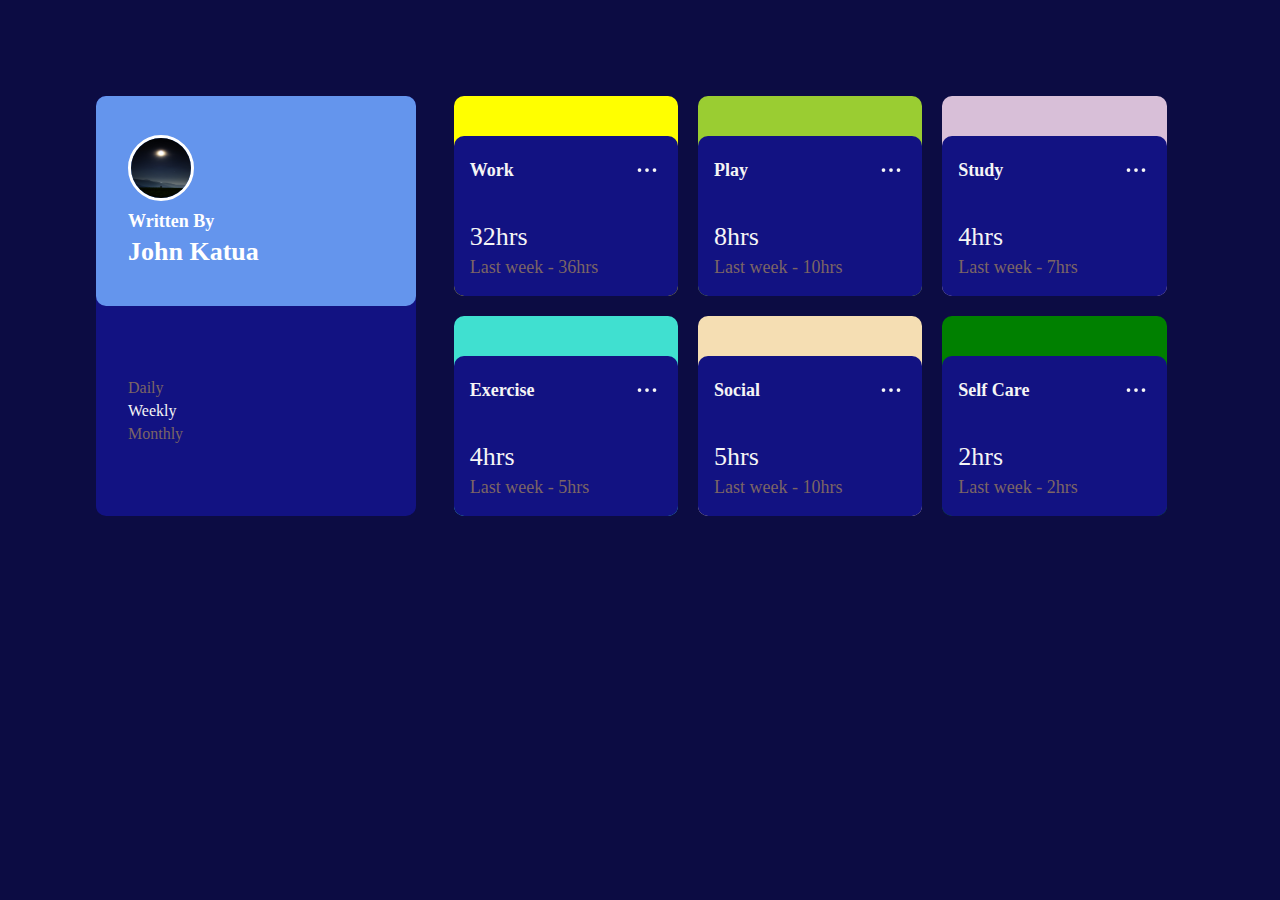
<file: task1/index.html>
<!DOCTYPE html>
<html lang="en">
<head>
  <meta charset="UTF-8">
  <meta http-equiv="X-UA-Compatible" content="IE=edge">
  <meta name="viewport" content="width=device-width, initial-scale=1.0">
  <link rel="stylesheet" href="styles.css">
  <title>Task 1</title>
</head>
<body>
  <div class="container">
    <div class="profile">
      <div class="profile--details">
        <div class="profile--image">
          <img src="./images/pexels-pixabay-33696.jpg" alt="" style="width: 100%;">
        </div>
        <div class="profile--description">
          <span>Written By</span>
          <span>John Katua</span>
        </div>
      </div>
      <div class="profile--links">
        <ul>
          <li>Daily</li>
          <li>Weekly</li>
          <li>Monthly</li>
        </ul>
      </div>
      <div></div>
    </div>
    <div class="content">
      <div class="box1 item">
        <div class="box--top"></div>
        <div class="box--bottom">
          <div class="box--title">
            <span>Work</span>
            <span>
              <svg xmlns="http://www.w3.org/2000/svg" fill="none" viewBox="0 0 24 24" stroke-width="1.5" stroke="currentColor" class="w-6 h-6">
                <path stroke-linecap="round" stroke-linejoin="round" d="M6.75 12a.75.75 0 11-1.5 0 .75.75 0 011.5 0zM12.75 12a.75.75 0 11-1.5 0 .75.75 0 011.5 0zM18.75 12a.75.75 0 11-1.5 0 .75.75 0 011.5 0z" />
              </svg>
            </span>
          </div>
          <div class="box--description">
            <span>32hrs</span>
            <span>Last week - 36hrs</span>
          </div>
        </div>
      </div>
      <div class="box2 item">
        <div class="box--top"></div>
        <div class="box--bottom">
          <div class="box--title">
            <span>Play</span>
            <span>
              <svg xmlns="http://www.w3.org/2000/svg" fill="none" viewBox="0 0 24 24" stroke-width="1.5" stroke="currentColor" class="w-6 h-6">
                <path stroke-linecap="round" stroke-linejoin="round" d="M6.75 12a.75.75 0 11-1.5 0 .75.75 0 011.5 0zM12.75 12a.75.75 0 11-1.5 0 .75.75 0 011.5 0zM18.75 12a.75.75 0 11-1.5 0 .75.75 0 011.5 0z" />
              </svg>
            </span>
          </div>
          <div class="box--description">
            <span>8hrs</span>
            <span>Last week - 10hrs</span>
          </div>
        </div>
      </div>
      <div class="box3 item">
        <div class="box--top"></div>
        <div class="box--bottom">
          <div class="box--title">
            <span>Study</span>
            <span>
              <svg xmlns="http://www.w3.org/2000/svg" fill="none" viewBox="0 0 24 24" stroke-width="1.5" stroke="currentColor" class="w-6 h-6">
                <path stroke-linecap="round" stroke-linejoin="round" d="M6.75 12a.75.75 0 11-1.5 0 .75.75 0 011.5 0zM12.75 12a.75.75 0 11-1.5 0 .75.75 0 011.5 0zM18.75 12a.75.75 0 11-1.5 0 .75.75 0 011.5 0z" />
              </svg>
            </span>
          </div>
          <div class="box--description">
            <span>4hrs</span>
            <span>Last week - 7hrs</span>
          </div>
        </div>
      </div>
      <div class="box4 item">
        <div class="box--top"></div>
        <div class="box--bottom">
          <div class="box--title">
            <span>Exercise</span>
            <span>
              <svg xmlns="http://www.w3.org/2000/svg" fill="none" viewBox="0 0 24 24" stroke-width="1.5" stroke="currentColor" class="w-6 h-6">
                <path stroke-linecap="round" stroke-linejoin="round" d="M6.75 12a.75.75 0 11-1.5 0 .75.75 0 011.5 0zM12.75 12a.75.75 0 11-1.5 0 .75.75 0 011.5 0zM18.75 12a.75.75 0 11-1.5 0 .75.75 0 011.5 0z" />
              </svg>
            </span>
          </div>
          <div class="box--description">
            <span>4hrs</span>
            <span>Last week - 5hrs</span>
          </div>
        </div>
      </div>
      <div class="box5 item">
        <div class="box--top"></div>
        <div class="box--bottom">
          <div class="box--title">
            <span>Social</span>
            <span>
              <svg xmlns="http://www.w3.org/2000/svg" fill="none" viewBox="0 0 24 24" stroke-width="1.5" stroke="currentColor" class="w-6 h-6">
                <path stroke-linecap="round" stroke-linejoin="round" d="M6.75 12a.75.75 0 11-1.5 0 .75.75 0 011.5 0zM12.75 12a.75.75 0 11-1.5 0 .75.75 0 011.5 0zM18.75 12a.75.75 0 11-1.5 0 .75.75 0 011.5 0z" />
              </svg>
            </span>
          </div>
          <div class="box--description">
            <span>5hrs</span>
            <span>Last week - 10hrs</span>
          </div>
        </div>
      </div>
      <div class="box6 item">
        <div class="box--top"></div>
        <div class="box--bottom">
          <div class="box--title">
            <span>Self Care</span>
            <span>
              <svg xmlns="http://www.w3.org/2000/svg" fill="none" viewBox="0 0 24 24" stroke-width="1.5" stroke="currentColor" class="w-6 h-6">
                <path stroke-linecap="round" stroke-linejoin="round" d="M6.75 12a.75.75 0 11-1.5 0 .75.75 0 011.5 0zM12.75 12a.75.75 0 11-1.5 0 .75.75 0 011.5 0zM18.75 12a.75.75 0 11-1.5 0 .75.75 0 011.5 0z" />
              </svg>
            </span>
          </div>
          <div class="box--description">
            <span>2hrs</span>
            <span>Last week - 2hrs</span>
          </div>
        </div>
      </div>
    </div>
  </div>
</body>
</html>
</file>
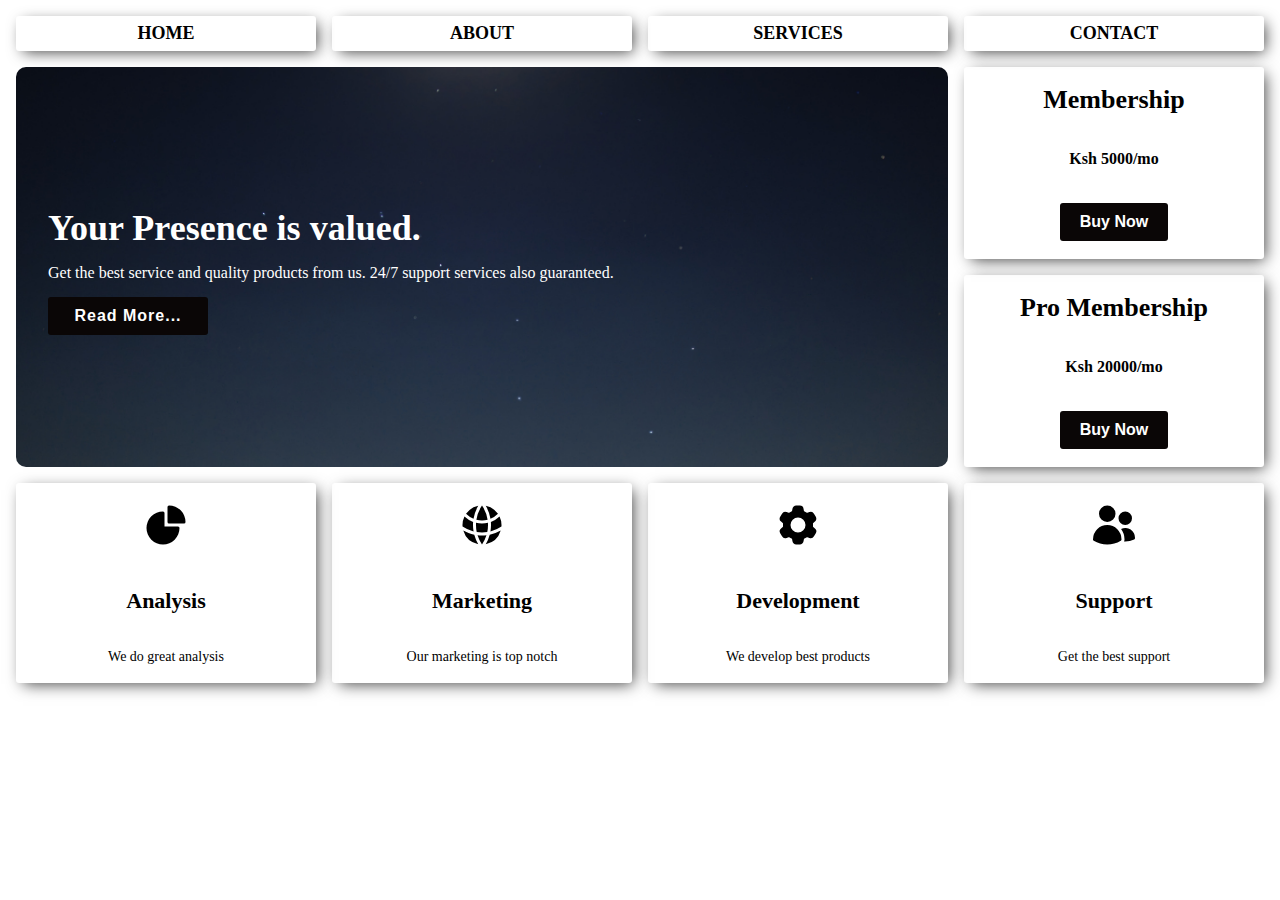
<file: task2/index.html>
<!DOCTYPE html>
<html lang="en">
<head>
  <meta charset="UTF-8">
  <meta http-equiv="X-UA-Compatible" content="IE=edge">
  <meta name="viewport" content="width=device-width, initial-scale=1.0">
  <link rel="stylesheet" href="styles.css">
  <title>Task 2</title>
</head>
<body>
  <div class="container">
    <div class="header">
      <div class="header--item item--details">HOME</div>
      <div class="header--item item--details">ABOUT</div>
      <div class="header--item item--details">SERVICES</div>
      <div class="header--item item--details">CONTACT</div>
    </div>
    <div class="body">
      <div class="body--item body--image">
        <img src="./images/pexels-pixabay-33696.jpg" alt="Fill at Home">
        <div class="body--image__details">
          <div>Your Presence is valued.</div>
          <div>Get the best service and quality products from us. 24/7 support services also guaranteed.</div>
          <button class="intro--btn">Read More...</button>
        </div>
      </div>
      <div class="body--item body--membership item--details">
        <div class="body--title">Membership</div>
        <div class="body--price">Ksh 5000/mo</div>
        <button class="body--btn">Buy Now</button>
      </div>
      <div class="body--item body--pro item--details">
        <div class="body--title">Pro Membership</div>
        <div class="body--price">Ksh 20000/mo</div>
        <button class="body--btn">Buy Now</button>
      </div>
    </div>
    <div class="footer">
      <div class="footer--item item--details">
        <div class="footer--item__icon">
          <svg xmlns="http://www.w3.org/2000/svg" viewBox="0 0 24 24" fill="currentColor" class="w-6 h-6">
            <path fill-rule="evenodd" d="M2.25 13.5a8.25 8.25 0 018.25-8.25.75.75 0 01.75.75v6.75H18a.75.75 0 01.75.75 8.25 8.25 0 01-16.5 0z" clip-rule="evenodd" />
            <path fill-rule="evenodd" d="M12.75 3a.75.75 0 01.75-.75 8.25 8.25 0 018.25 8.25.75.75 0 01-.75.75h-7.5a.75.75 0 01-.75-.75V3z" clip-rule="evenodd" />
          </svg>
        </div>
        <div>Analysis</div>
        <div>We do great analysis</div>
      </div>
      <div class="footer--item item--details">
        <div class="footer--item__icon">
          <svg xmlns="http://www.w3.org/2000/svg" viewBox="0 0 24 24" fill="currentColor" class="w-6 h-6">
            <path d="M21.721 12.752a9.711 9.711 0 00-.945-5.003 12.754 12.754 0 01-4.339 2.708 18.991 18.991 0 01-.214 4.772 17.165 17.165 0 005.498-2.477zM14.634 15.55a17.324 17.324 0 00.332-4.647c-.952.227-1.945.347-2.966.347-1.021 0-2.014-.12-2.966-.347a17.515 17.515 0 00.332 4.647 17.385 17.385 0 005.268 0zM9.772 17.119a18.963 18.963 0 004.456 0A17.182 17.182 0 0112 21.724a17.18 17.18 0 01-2.228-4.605zM7.777 15.23a18.87 18.87 0 01-.214-4.774 12.753 12.753 0 01-4.34-2.708 9.711 9.711 0 00-.944 5.004 17.165 17.165 0 005.498 2.477zM21.356 14.752a9.765 9.765 0 01-7.478 6.817 18.64 18.64 0 001.988-4.718 18.627 18.627 0 005.49-2.098zM2.644 14.752c1.682.971 3.53 1.688 5.49 2.099a18.64 18.64 0 001.988 4.718 9.765 9.765 0 01-7.478-6.816zM13.878 2.43a9.755 9.755 0 016.116 3.986 11.267 11.267 0 01-3.746 2.504 18.63 18.63 0 00-2.37-6.49zM12 2.276a17.152 17.152 0 012.805 7.121c-.897.23-1.837.353-2.805.353-.968 0-1.908-.122-2.805-.353A17.151 17.151 0 0112 2.276zM10.122 2.43a18.629 18.629 0 00-2.37 6.49 11.266 11.266 0 01-3.746-2.504 9.754 9.754 0 016.116-3.985z" />
          </svg>
        </div>
        <div>Marketing</div>
        <div>Our marketing is top notch</div>
      </div>
      <div class="footer--item item--details">
        <div class="footer--item__icon">
          <svg xmlns="http://www.w3.org/2000/svg" viewBox="0 0 24 24" fill="currentColor" class="w-6 h-6">
            <path fill-rule="evenodd" d="M11.078 2.25c-.917 0-1.699.663-1.85 1.567L9.05 4.889c-.02.12-.115.26-.297.348a7.493 7.493 0 00-.986.57c-.166.115-.334.126-.45.083L6.3 5.508a1.875 1.875 0 00-2.282.819l-.922 1.597a1.875 1.875 0 00.432 2.385l.84.692c.095.078.17.229.154.43a7.598 7.598 0 000 1.139c.015.2-.059.352-.153.43l-.841.692a1.875 1.875 0 00-.432 2.385l.922 1.597a1.875 1.875 0 002.282.818l1.019-.382c.115-.043.283-.031.45.082.312.214.641.405.985.57.182.088.277.228.297.35l.178 1.071c.151.904.933 1.567 1.85 1.567h1.844c.916 0 1.699-.663 1.85-1.567l.178-1.072c.02-.12.114-.26.297-.349.344-.165.673-.356.985-.57.167-.114.335-.125.45-.082l1.02.382a1.875 1.875 0 002.28-.819l.923-1.597a1.875 1.875 0 00-.432-2.385l-.84-.692c-.095-.078-.17-.229-.154-.43a7.614 7.614 0 000-1.139c-.016-.2.059-.352.153-.43l.84-.692c.708-.582.891-1.59.433-2.385l-.922-1.597a1.875 1.875 0 00-2.282-.818l-1.02.382c-.114.043-.282.031-.449-.083a7.49 7.49 0 00-.985-.57c-.183-.087-.277-.227-.297-.348l-.179-1.072a1.875 1.875 0 00-1.85-1.567h-1.843zM12 15.75a3.75 3.75 0 100-7.5 3.75 3.75 0 000 7.5z" clip-rule="evenodd" />
          </svg>
        </div>
        <div>Development</div>
        <div>We develop best products</div>
      </div>
      <div class="footer--item item--details">
        <div class="footer--item__icon">
          <svg xmlns="http://www.w3.org/2000/svg" viewBox="0 0 24 24" fill="currentColor" class="w-6 h-6">
            <path d="M4.5 6.375a4.125 4.125 0 118.25 0 4.125 4.125 0 01-8.25 0zM14.25 8.625a3.375 3.375 0 116.75 0 3.375 3.375 0 01-6.75 0zM1.5 19.125a7.125 7.125 0 0114.25 0v.003l-.001.119a.75.75 0 01-.363.63 13.067 13.067 0 01-6.761 1.873c-2.472 0-4.786-.684-6.76-1.873a.75.75 0 01-.364-.63l-.001-.122zM17.25 19.128l-.001.144a2.25 2.25 0 01-.233.96 10.088 10.088 0 005.06-1.01.75.75 0 00.42-.643 4.875 4.875 0 00-6.957-4.611 8.586 8.586 0 011.71 5.157v.003z" />
          </svg>
        </div>
        <div>Support</div>
        <div>Get the best support</div>
      </div>
    </div>
  </div>
</body>
</html>
</file>
<file: task1/styles.css>
* {
  margin: 0;
  padding: 0;
}

body {
  width: 100%;
  height: 100%;
  background-color: rgb(12, 12, 67);
}

.container {
  display: flex;
  align-items: center;
  gap: 20px;
  padding: 1rem;
  margin: 5rem;
}

.profile {
  background-color: rgb(18, 18, 130);
  height: 420px;
  width: 30%;
  border-radius: 10px;
}

.profile--image {
  width: 60px;
  height: 60px;
  border: 3px solid white;
  border-radius: 50%;
}

.profile--image img {
  width: 100%;
  height: 100%;
  border-radius: 50%;
}

.profile--description {
  display: flex;
  flex-direction: column;
  gap: 5px;
  color: white;
}

.profile--description span:first-child {
  font-size: 18px;
  font-weight: 600;
}

.profile--description span:nth-child(2) {
  font-size: 26px;
  font-weight: bold;
}

.profile--details {
  display: flex;
  justify-content: center;
  flex-direction: column;
  background-color: cornflowerblue;
  height: 50%;
  border-radius: 10px;
  padding-left: 2rem;
  gap: 10px;
}

.profile--links {
  display: flex;
  flex-direction: column;
  justify-content: center;
  height: 50%;
  padding: 0 2rem;
  color: rgb(124, 101, 101);
  gap: 20px;
}

.profile--links ul {
  display: flex;
  flex-direction: column;
  gap: 5px;
}

.profile--links ul li {
  list-style: none;
  cursor: pointer;
}

.profile--links ul li:nth-child(2) {
  color: whitesmoke;
}

.profile--links ul li:hover {
  color: whitesmoke;
}

.content {
  display: flex;
  flex-wrap: wrap;
  align-items: center;
  justify-content: center;
  height: auto;
  width: 70%;
  gap: 20px;
}

.item {
  background-color: cadetblue;
  width: 30%;
  height: 200px;
  border-radius: 10px;
}

.box1 {
  background-color: yellow;
}

.box2 {
  background-color: yellowgreen;
}

.box3 {
  background-color: thistle;
}

.box4 {
  background-color: turquoise;
}

.box5 {
  background-color: wheat;
}

.box6 {
  background-color: green;
}

.box--top {
  height: 20%;
  border-radius: 10px 10px 0 0;
}

.box--bottom {
  display: flex;
  flex-direction: column;
  justify-content: space-around;
  background-color: rgb(18, 18, 130);
  height: 80%;
  border-radius: 10px;
  padding: 0 1rem;
}

.box--bottom:hover {
  background-color: rgb(18, 18, 130);
  opacity: 0.7;
}

.box--title {
  display: flex;
  justify-content: space-between;
  align-items: center;
  font-size: 18px;
  color: whitesmoke;
  height: 2rem;
  font-weight: bold;
}

.box--title span:nth-child(2) {
  display: flex;
  align-items: center;
  justify-content: center;
  height: 100%;
  width: 30px;
}

.box--description {
  display: flex;
  flex-direction: column;
  gap: 5px;
}

.box--description span:first-child {
  font-size: 26px;
  color: whitesmoke;
}

.box--description span:nth-child(2) {
  color: rgb(124, 101, 101);
  font-size: 18px;
}

@media screen and (max-width: 1007px) {
  .container {
    flex-direction: column;
    margin: 2rem;
  }

  .profile {
    height: 200px;
    width: 70%;
  }

  .profile--details {
    align-items: center;
    justify-content: flex-start;
    flex-direction: row
  }

  .profile--links ul {
    flex-direction: row;
    justify-content: space-between;
  }

  .content {
    flex-direction: column;
    width: 100%;
  }

  .item {
    width: 70%;
  }

  .box--description {
    justify-content: space-between;
    align-items: center;
    flex-direction: row;
  }
}

@media screen and (max-width: 640px) {
  .profile {
    width: 100%;
  }

  .item {
    width: 100%;
  }
}
</file>
<file: task2/styles.css>
* {
  margin: 0;
  padding: 0;
}

.container {
  display: flex;
  flex-direction: column;
  gap: 1rem;
  height: 100%;
  margin: 1rem;
}

.header {
  display: grid;
  grid-template-columns: repeat(4, 1fr);
  gap: 1rem;
}

.header--item {
  height: 35px;
  font-size: 18px;
  font-weight: 600;
}

.body {
  display: grid;
  grid-template-columns: repeat(4, 1fr);
  grid-template-rows: repeat(4, 1fr);
  gap: 1rem;
}

.body--image {
  grid-column: 1 / 4;
  grid-row: 1 / 5;
  height: 400px;
  position: relative;
}

.body--image img {
  width: 100%;
  height: 100%;
  object-fit: cover;
  object-position: center;
  border-radius: 10px;
}

.body--image img:hover {
  border-radius: 0%;
}


.body--image__details {
  display: flex;
  flex-direction: column;
  flex-wrap: wrap;
  gap: 15px;
  position: absolute;
  top: 35%;
  left: 0;
  color: white;
  margin-left: 2rem;
  animation: show 5s ease-in;
}

.body--image__details div:first-child {
  font-size: 36px;
  color: white;
  font-weight: bold;
}

.intro--btn {
  background-color: rgb(10, 6, 6);
  border: none;
  cursor: pointer;
  outline: none;
  border-radius: 3px;
  color: white;
  font-size: 16px;
  font-weight: 600;
  width: 160px;
  padding: 10px 20px;
  letter-spacing: 1px;
}

.intro--btn:hover {
  border: 1px solid white;
  color: white;
  background-color: transparent;
}

.body--membership {
  grid-row: 1 / 3;
}

.body--pro {
  grid-row: 3 / 5
}

.body--title {
  font-size: 26px;
  font-weight: bold;
}

.body--price {
  font-size: 16px;
  font-weight: 600;
}

.body--btn {
  padding: 10px 20px;
  background-color: rgb(10, 6, 6);
  border: none;
  cursor: pointer;
  outline: none;
  border-radius: 3px;
  color: white;
  font-size: 16px;
  font-weight: 600;
}

.body--btn:hover {
  background-color: transparent;
  border: 1px solid black;
  color: black;
}

.footer {
  display: grid;
  grid-template-columns: repeat(4, 1fr);
  gap: 1rem;
}

.footer--item {
  height: 200px;
}

.footer--item__icon {
  width: 3rem;
}

.footer--item div:nth-child(2) {
  font-size: 22px;
  font-weight: 600;
}

.footer--item div:nth-child(3) {
  font-size: 14px;
}

.item--details {
  display: flex;
  flex-direction: column;
  align-items: center;
  justify-content: space-around;
  box-shadow: 4px 4px 15px -3px rgba(0,0,0,0.75);
  border-radius: 3px;
}

.item--details:hover {
  transform: translate(0px, -5px);
  border-radius: 0;
}

@keyframes show {
  from {
    opacity: 0;
  }
  to {
    opacity: 1;
  }
}

@media screen and (max-width: 1007px) {
  .header {
    grid-template-columns: repeat(2, 1fr);
  }

  .body {
    grid-template-columns: repeat(3, 1fr);
    grid-template-rows: repeat(4, 1fr);
  }

  .body--image {
    grid-column: 1 / 4;
    grid-row: 1 / 3;
  }

  .body--membership {
    grid-row: 3 / 4;
    grid-column: 1/ 4;
  }

  .body--pro {
    grid-row: 4 / 5;
    grid-column: 1 / 4;
  }

  .footer {
    grid-template-columns: repeat(2, 1fr);
  }
}

@media screen and (max-width: 640px) {
  .header {
    grid-template-columns: repeat(1, 1fr);
  }

  .footer {
    grid-template-columns: repeat(1, 1fr);
  }

}
</file>
